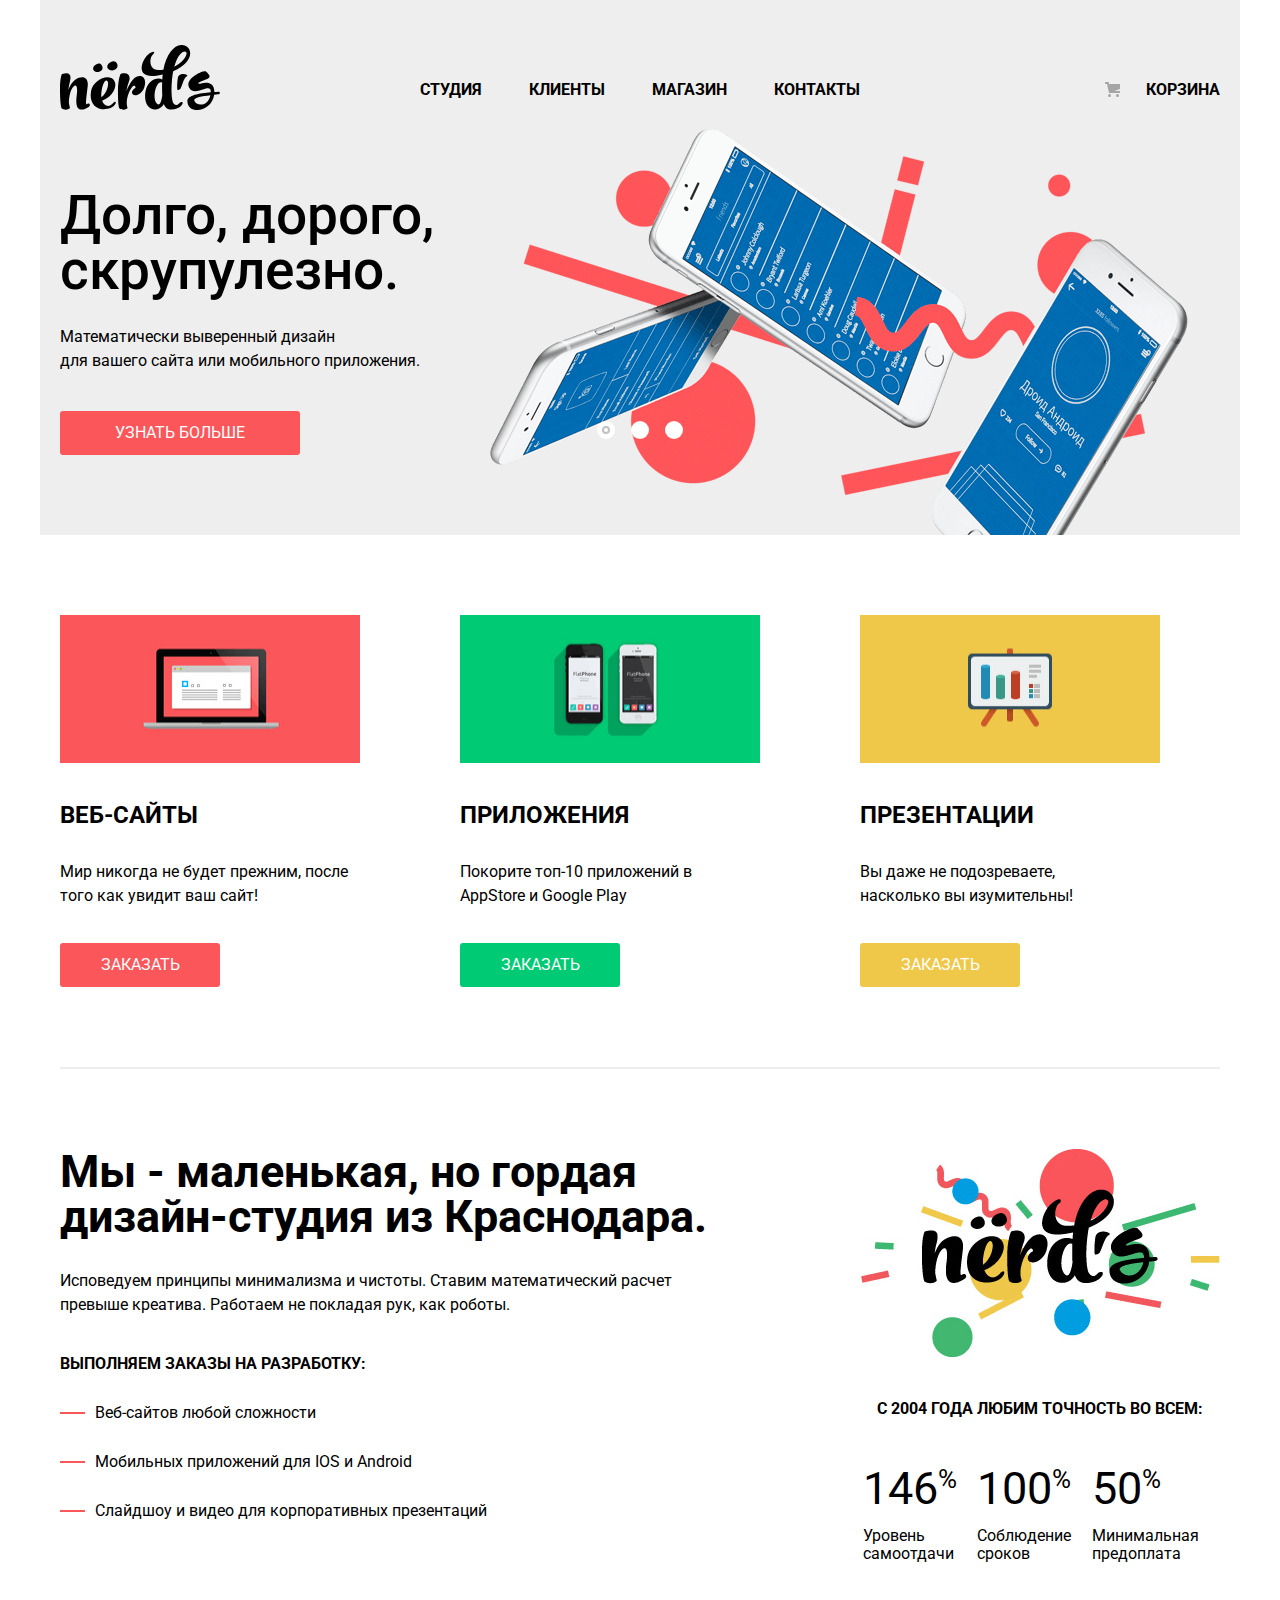
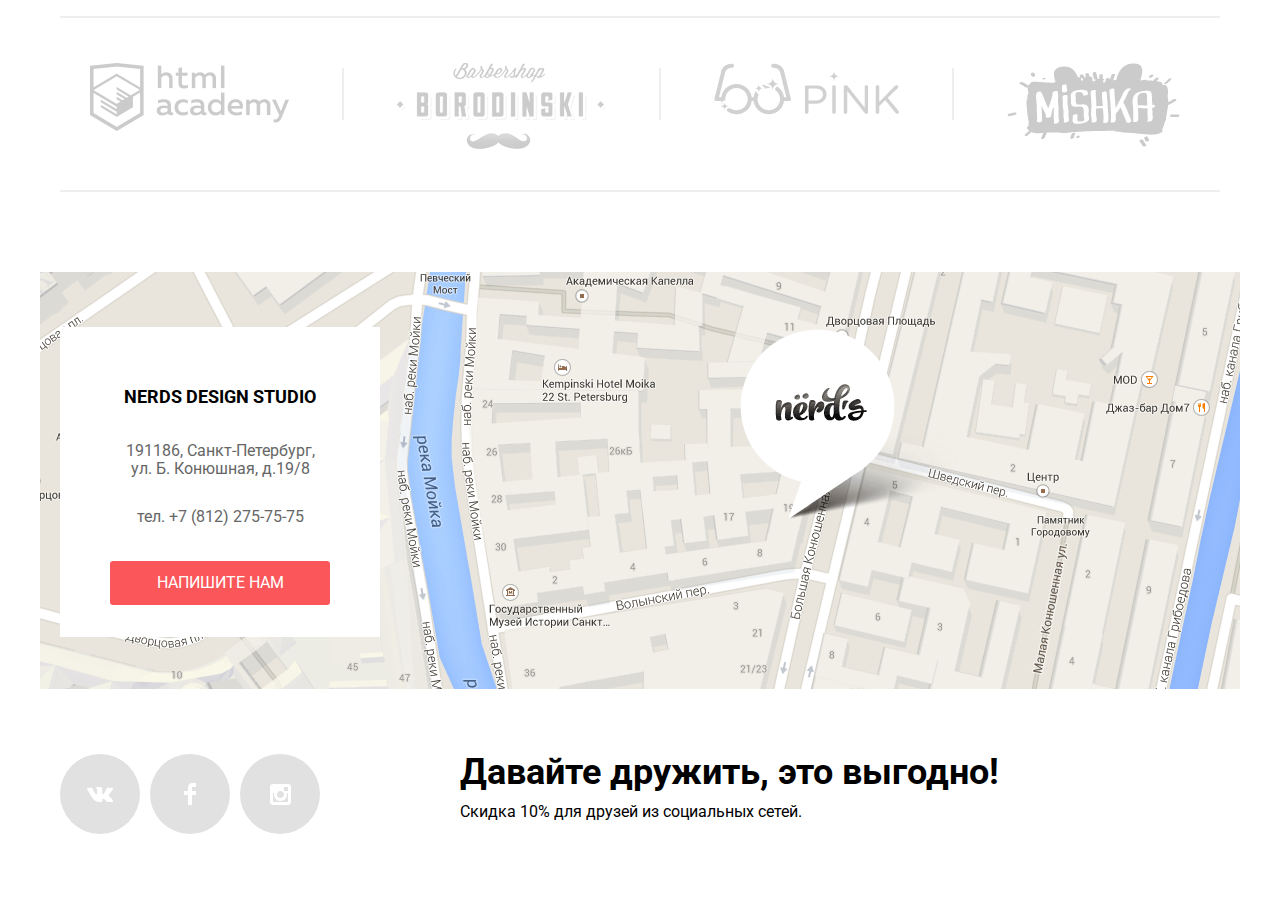
<file: index.html>
<!DOCTYPE html>
<html lang="ru">
  <head>
    <meta charset="utf-8">
    <title>HTML Academy: Нёрдс</title>
    <link href="https://fonts.googleapis.com/css?family=Roboto:400,500,700&amp;subset=cyrillic" rel="stylesheet">
    <link href="css/normalize.css" rel="stylesheet">
    <link href="css/style.css" rel="stylesheet">
  </head>
  <body>
  	<div class="site-wrapper">
		<header class="main-header">
			<nav class="main-navigation">
				<a class="main-header-logo" href="index.html">
					<img src="img/nerds-logo.svg" width="160" height="65" alt="Логотип nerds">
				</a>
				<ul class="site-navigation">
					<li>
						<a href="index.html">Студия</a>
					</li>
					<li>
						<a href="customers.html">Клиенты</a>
					</li>
					<li>
						<a href="catalog.html">Магазин</a>
					</li>
					<li>
						<a href="contacts.html">Контакты</a>
					</li>
					</ul>
					<ul class="basket">
						<li>
							<a class="basket-link" href="#">Корзина</a>
						</li>
					</ul>
			</nav>
		</header>

		<section class="slider">
			<div class="container">
				<h2 class="visually-hidden">Преимущества</h2>
				<div class="slider-controls">
					<i class="active"></i>
					<i></i>
					<i></i>
				</div>
	      		<ul class="slider-list">
					<li class="slider-item">
						<h3>Долго, дорого, скрупулезно.</h3>
						<p>Математически выверенный дизайн<br>
						для вашего сайта или мобильного приложения.
						</p>
						<a class="slider-item-button button" href="#">Узнать больше</a>
					</li>
					<li class="slider-item">
						<h3>Любим математику как никто другой</h3>
						<p>Никакого креатива, только математические формулы<br>для расчета идеальных пропорций.
						</p>
						<a class="slider-item-button button" href="#">Узнать больше</a>
					</li>
					<li class="slider-item">
						<h3>Только ночь, только хардкор</h3>
						<p>Работать днем, как все? Мы против этого.<br>Ближе к полуночи работа только начинается.
						</p>
						<a class="slider-item-button button" href="#">Узнать больше</a>
					</li>   
				</ul>
			</div>
		</section>

		<main>
			<div class="container">
				<section class="servises">
			   		<h2 class="visually-hidden">Услуги</h2>
			   		<ul class="servises-list">
			   			<li class="servise-item">
			   				<img src="img/illustration-1.png" width="300" height="148" alt="web-sites">
			   				<h3>Веб-сайты</h3>
			   				<p>
			   				Мир никогда не будет прежним, после того как увидит ваш сайт!
			   				</p>
			   				<a class="button-item-servise button-item-servise-1" href="order.html">Заказать</a>
			   			</li>
			   			
			   			<li class="servise-item">
			   				<img src="img/illustration-2.png" width="300" height="148" alt="applications">
			   				<h3>Приложения</h3>
			   				<p>
			   				Покорите топ-10 приложений в AppStore и Google Play
			   				</p>
			   				<a class="button-item-servise button-item-servise-2" href="order.html">Заказать	</a>
			   			</li>
			   			
			   			<li class="servise-item">
			   				<img src="img/illustration-3.png" width="300" height="148" alt="presentations">
			   				<h3>Презентации</h3>
			   				<p>
			   				Вы даже не подозреваете,<br>насколько вы изумительны!
			   				</p>
			   				<a class="button-item-servise button-item-servise-3" href="order.html">Заказать</a>
			   			</li>
			  	 	</ul>
				</section>
				<section class="about-us">
			   		<h2 class="visually-hidden">О нас</h2>
			   		<div class="about-us-list">
			   			<div class="about-us-item-1">
			   				<h3>Мы - маленькая, но гордая<br>
			   				дизайн-студия из Краснодара.</h3>
			   				<p>
			   				Исповедуем принципы минимализма и чистоты. Ставим математический расчет<br> превыше креатива. Работаем не покладая рук, как роботы.
			   				</p>
			   				<b>Выполняем заказы на разработку:</b>
			   				<ul class="custom-list-1">
			   					<li>
			   					Веб-сайтов любой сложности
			   					</li>
			   					<li>
			   					Мобильных приложений для IOS и Android
			   					</li>
			   					<li>
			   					Слайдшоу и видео для корпоративных презентаций
			   					</li>
			   				</ul>
			   			</div>
			   			<div class="about-us-item-2">
			   				<img src="img/nerds-illustration.png" width="360" height="208" alt="nerds">
			   				<b>С 2004 года любим точность во всем:</b>
			   				<table>
			   					<tr class="percent">
			   						<td>146<span>%</span></td>
			   						<td>100<span>%</span></td>
			   						<td>50<span>%</span></td>
			   					</tr>
			   					<tr class="feature">
			   						<td>Уровень<br>самоотдачи</td>
			   						<td>Соблюдение<br>сроков</td>
			   						<td>Минимальная<br>предоплата</td>
			   					</tr>
			   				</table>
			   			</div>
			   		</div>
				</section>
				<section class="customers">
					<h2 class="visually-hidden">Клиенты</h2>
			  		<ul class="customers-list">
			   			<li class="customers-item">
			   				<a href="htmlacademy.ru">
			   					<img src="img/customer-logo-1.png" width="199" height="68" alt="htmlacademy.ru">
			   				</a>
			   			</li>
			   			<div class="divider"></div>
			   			<li class="customers-item">
			   				<a href="borodinski.ru">
			   					<img src="img/customer-logo-2.png" width="209" height="90" alt="borodinski.ru">
			   				</a>
			   			</li>
			   			<div class="divider"></div>
			   			<li class="customers-item">
			   				<a href="pink.ru">
			   					<img src="img/customer-logo-3.png" width="185" height="52" alt="pink.ru">
			   				</a>
			   			</li>
			   			<div class="divider"></div>
			   			<li class="customers-item">
			   				<a href="mishka.ru">
			   					<img src="img/customer-logo-4.png" width="173" height="84" alt="mishka.ru">
			   				</a>
			   			</li>
			   		</ul>
				</section>
			</div>
			<section class="map">
				<div class="container">
					<h2 class="visually-hidden">Контакты</h2>
					<div class="contacts">
						<h2>Nerds design studio</h2>
	        			<p>191186, Санкт-Петербург,<br>
	        			ул. Б. Конюшная, д.19/8</p>
	        			<p>тел. +7 (812) 275-75-75</p>
	        			<a class="button-contacts" href="#">Напишите нам</a>
	        			<span class="visually-hidden">Офис компании по адресу ул. Б. Конюшная, д.19/8, Санкт-Петербург></span>
	        		</div>
	        	</div>
			</section>
		</main>

		<footer class="main-footer">
			<div class="container">
				<div class="footer-social">
					<ul>
						<li>
							<a class="social-button" href="#">
								<span class="visually-hidden">Вконтакте</span>
								<svg xmlns="http://www.w3.org/2000/svg" 
	 								width="26px" height="15px" viewBox="0 0 26 15" enable-background="new 0 0 26 15">
									<path fill="#FFFFFF" d="M16.138,11.51c0.956-0.309,2.18,2.04,3.483,2.939c0.978,0.681,1.727,0.534,1.727,0.534l3.473-0.05
									c0,0,1.815-0.112,0.957-1.554c-0.071-0.12-0.503-1.069-2.585-3.022c-2.177-2.043-1.882-1.712,0.739-5.244
									c1.597-2.153,2.236-3.468,2.036-4.028c-0.192-0.539-1.365-0.399-1.365-0.399L20.69,0.713c-0.381,0.001-0.704,0.119-0.851,0.515
									c-0.003,0.004-0.621,1.666-1.445,3.079c-1.741,2.989-2.436,3.148-2.724,2.961c-0.661-0.433-0.494-1.737-0.494-2.664
									c0-2.897,0.432-4.105-0.846-4.417c-0.427-0.104-0.739-0.172-1.828-0.182c-1.392-0.021-2.574,0-3.244,0.329
									c-0.445,0.223-0.786,0.712-0.579,0.74c0.26,0.035,0.843,0.16,1.155,0.586c0.401,0.552,0.389,1.789,0.389,1.789
									s0.229,3.411-0.54,3.834c-0.528,0.29-1.25-0.302-2.803-3.016C6.087,2.879,5.488,1.345,5.488,1.345S5.372,1.06,5.162,0.904
									C4.912,0.719,4.562,0.66,4.562,0.66L0.848,0.684c0,0-0.558,0.016-0.763,0.262C-0.097,1.164,0.07,1.614,0.07,1.614
									s2.909,6.881,6.203,10.347c3.02,3.182,6.452,2.971,6.452,2.971h1.555c0,0,0.469-0.054,0.709-0.312
									c0.224-0.24,0.214-0.691,0.214-0.691S15.172,11.82,16.138,11.51z">
									</path>
								</svg>
							</a>
						</li>
						<li>
							<a class="social-button" href="#">
								<span class="visually-hidden">Фейсбук</span>
								<svg xmlns="http://www.w3.org/2000/svg"
								 width="12px" height="22px" viewBox="0 0 12 22">
									<path fill="#FFFFFF" d="M12,4V0H8C5.791,0,4,1.791,4,4v4H0v4h4v10h4V12h4V8H8V4H12z"/>
								</svg>
							</a>
						</li>
						<li>
							<a class="social-button" href="#">
								<span class="visually-hidden">Инстаграм</span>
								<svg height="21" viewBox="0 0 21 21" width="21" xmlns="http://www.w3.org/2000/svg">
									<path d="m18 0h-15c-1.65 0-3 1.35-3 3v15c0 1.65 1.35 3 3 3h15c1.65 0 3-1.35 3-3v-15c0-1.65-1.35-3-3-3zm-7.5 7c1.93 0 3.5 1.57 3.5 3.5s-1.57 3.5-3.5 3.5-3.5-1.57-3.5-3.5 1.57-3.5 3.5-3.5zm7.5 11h-15v-9h1.181c-.114.482-.181.983-.181 1.5 0 3.59 2.91 6.5 6.5 6.5s6.5-2.91 6.5-6.5c0-.517-.066-1.018-.181-1.5h1.181zm0-11h-4v-4h4z" fill="#fff"/>
								</svg>
							</a>
						</li>
					</ul>
				</div>
				<div class="discount">
					<b>Давайте дружить, это выгодно!</b>
					<p>Скидка 10% для друзей из социальных сетей.</p>
	      		</div>
	      	</div>
	    </footer>
	</div>
  </body>
</html>
</file>
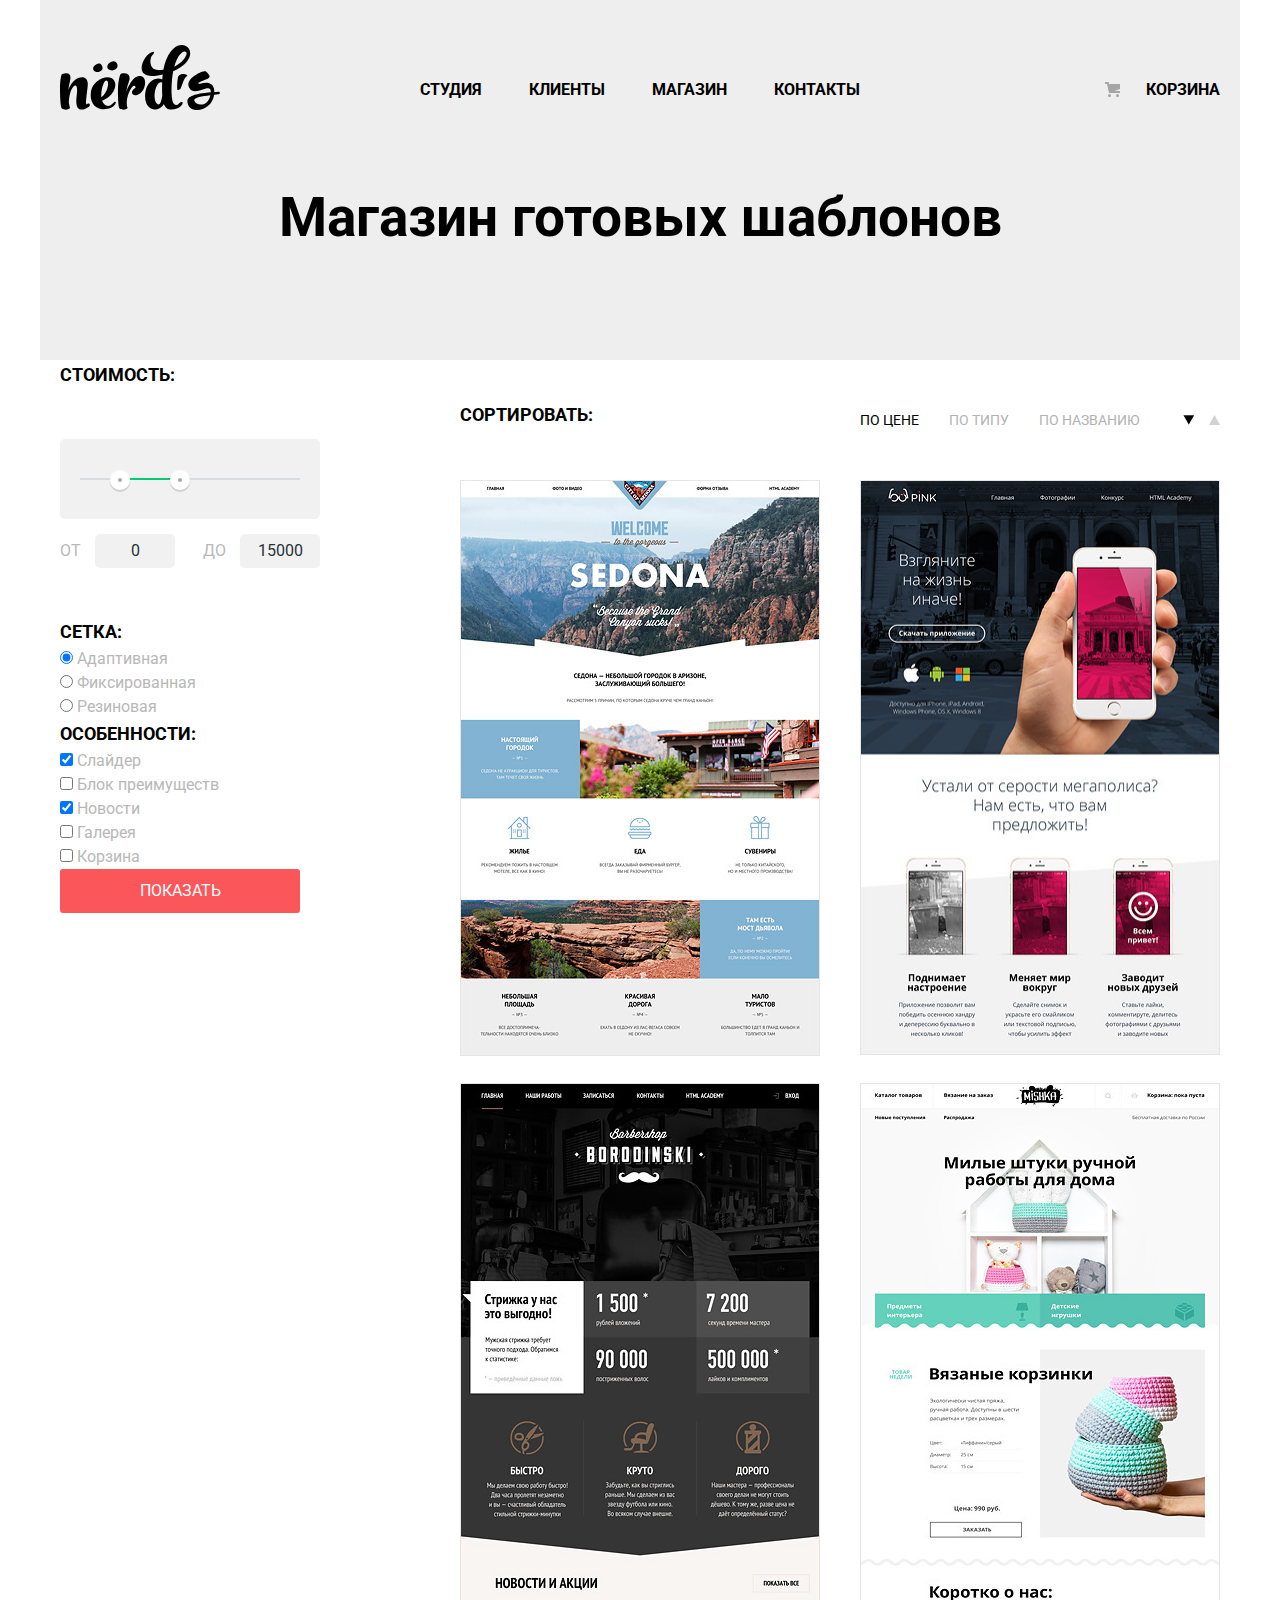
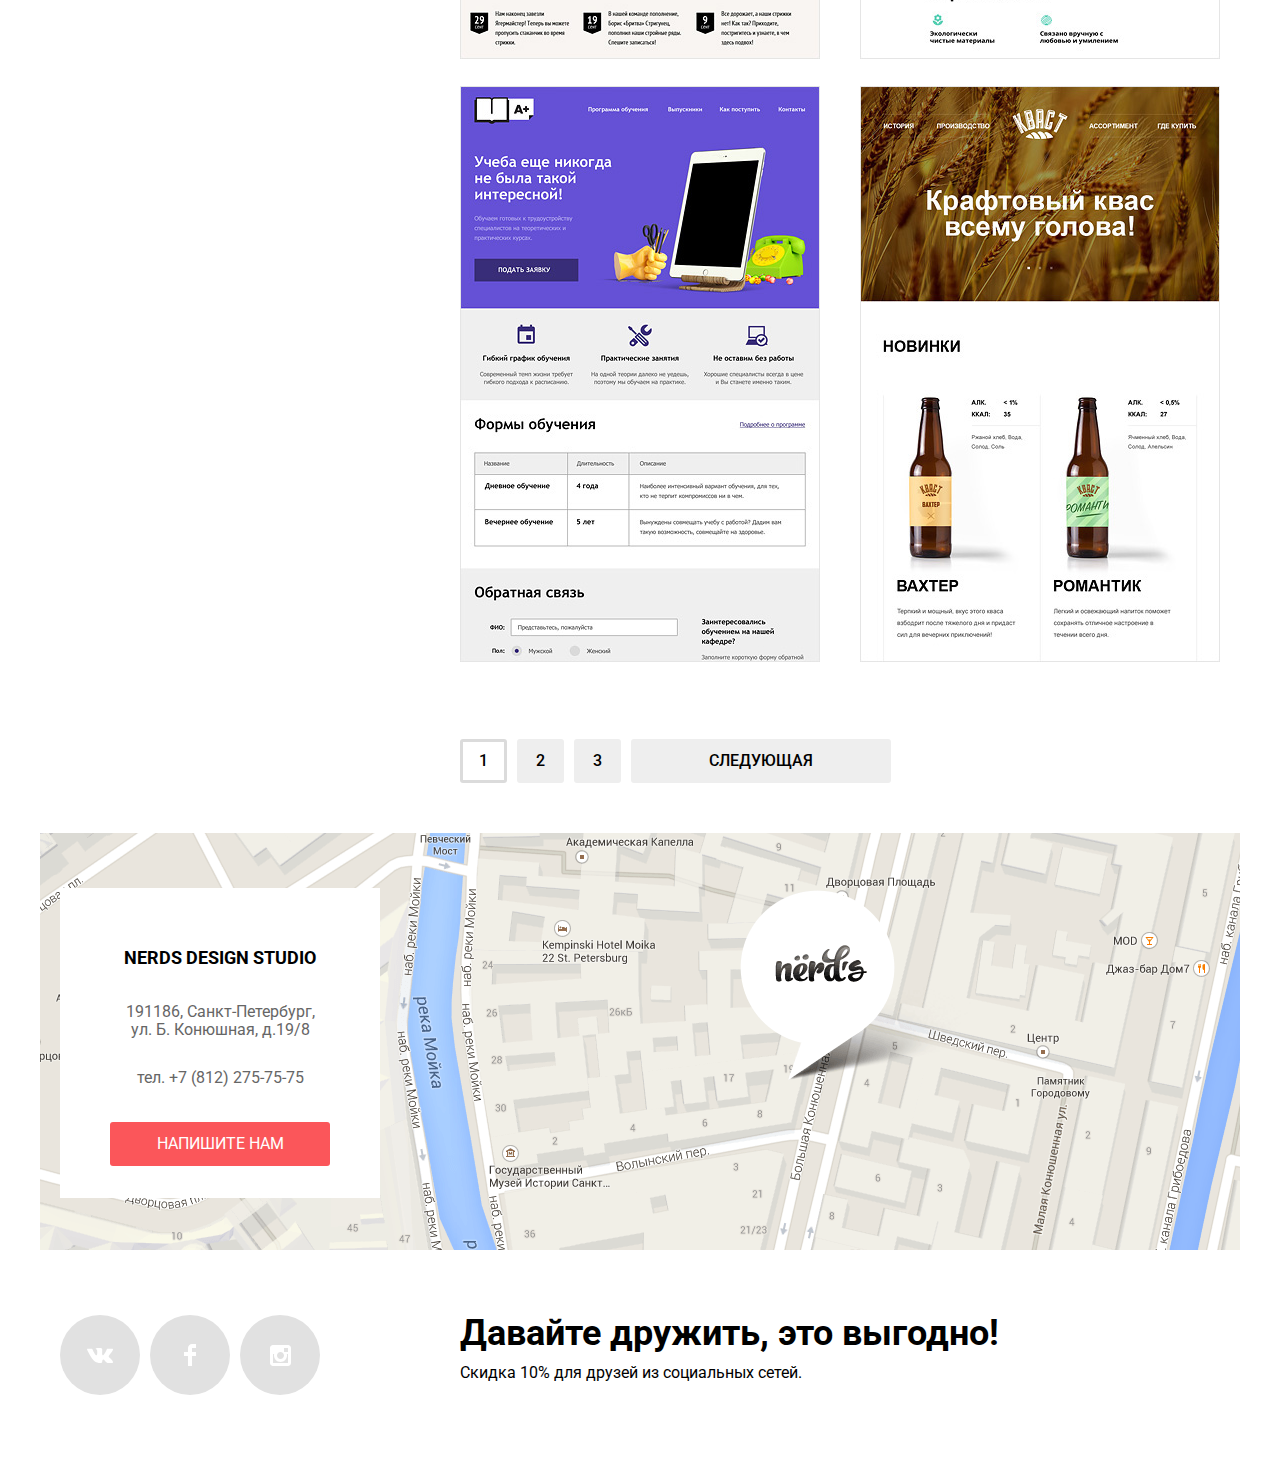
<file: catalog.html>
<!DOCTYPE html>
<html lang="ru">
  <head>
 	 <meta charset="utf-8">
    	<title>HTML Academy: Нёрдс</title>
   	 <link href="https://fonts.googleapis.com/css?family=Roboto:400,500,700&amp;subset=cyrillic" rel="stylesheet">
    	<link href="css/normalize.css" rel="stylesheet">
    	<link href="css/style.css" rel="stylesheet">
  </head>

  <body class="inner-page container">
		<div class="site-wrapper">
			<header class="main-header">
				<nav class="main-navigation">
					<a class="main-header-logo" href="index.html">
						<img src="img/nerds-logo.svg" width="160" height="65" alt="Логотип nerds">
					</a>
					<ul class="site-navigation">
						<li>
							<a href="index.html">Студия</a>
						</li>
						<li>
							<a href="customers.html">Клиенты</a>
						</li>
						<li>
							<a href="catalog.html">Магазин</a>
						</li>
						<li>
							<a href="contacts.html">Контакты</a>
						</li>
					</ul>
					<ul class="basket">
						<li>
							<a class="basket-link" href="#">Корзина</a>
						</li>
					</ul>
				</nav>
			</header>

			<main>
				<h1 class="page-title">Магазин готовых шаблонов</h1>
				<div class="container">
					<div class="portfolio-columns">
						<section class="filters">
							<h2 class="visually-hidden">Фильтр шаблонов</h2>
							<form method="get"
          						action="https://echo.htmlacademy.ru">
          						<fieldset class="filter-item">
          							<legend>Стоимость:</legend>
									<div class="range-filter">
										<div class="range-controls">
											<div class="scale">
              									<div class="bar" style="margin-left: 20%; width: 30%"></div>
            								</div>
            								<div class="toggle toggle-min"></div>
           									<div class="toggle toggle-max"></div>
          								</div>
          								<div class="price-controls">
          									<label class="min-price">от <input type="text" name="min-price" value="0"></label>
          									<label class="max-price">до <input type="text" name="max-price" value="15000"></label>
          								</div>
									</div>
								</fieldset>

								<fieldset>
									<legend>Сетка:</legend>
										<ul>
											<li>
												<input class="filter-input" type="radio" name="grid" value="adaptive" id="adaptive-filter" checked>
												<label for="adaptive-filter">Адаптивная</label>
											</li>
											<li>
												<input class="filter-input" type="radio" name="grid" value="fixed" id="fixed-filter" >
												<label for="fixed-filter">Фиксированная</label>
											</li>
											<li>
												<input class="filter-input" type="radio" name="grid" value="rubber" id="rubber-filter">
												<label for="rubber-filter">Резиновая</label>
											</li>
										</ul>
								</fieldset>
					
								<fieldset>
									<legend>Особенности:</legend>
										<ul>
											<li>
												<input class="filter-input" type="checkbox" name="features" value="slider" id="slider-filter" checked>
												<label for="slider-filter">Слайдер</label>
											</li>
											<li>
												<input class="filter-input" type="checkbox" name="features" value="advantage" id="advantage-filter">
												<label for="advantage-filter">Блок преимуществ</label>
											</li>
											<li>
												<input class="filter-input" type="checkbox" name="features" value="news" id="news-filter" checked>
												<label for="news-filter">Новости</label>
											</li>
											<li>
												<input class="filter-input" type="checkbox" name="features" value="gallery" id="gallery-filter">
												<label for="gallery-filter">Галерея</label>
											</li>
											<li>
												<input class="filter-input" type="checkbox" name="features" value="basket" id="basket-filter">
												<label for="basket-filter">Корзина</label>
											</li>
										</ul>
								</fieldset>	
								<button class="button">Показать</button>
							</form>
						</section>

						<section class="portfolio">
							<h2 class="visually-hidden">Список шаблонов</h2>
								<div class="sort-menu">
									<p>Сортировать:</p>
									<ul class="sort-by">
										<li class="sort-by-current">По цене</li>
										<li>
											<a href="#">По типу</a>
										</li>
										<li>
											<a href="#">По названию</a>
										</li>
									</ul>
									<ul class="sort-arrows">
										<li>
											<a href="#" class="sort-down">
												<svg xmlns="http://www.w3.org/2000/svg" width="11" height="10" viewBox="0 0 11 10">
												<image id="icon-down-dir" width="11" height="10" xlink:href="[data-uri]"/>
												</svg>
											</a>
										</li>
										<li>
											<a href="#" class="sort-up">
												<svg version="1.1" id="Layer_1" xmlns="http://www.w3.org/2000/svg" xmlns:xlink="http://www.w3.org/1999/xlink" x="0px" y="0px"
	 											width="11px" height="10px" viewBox="0 0 11 10" enable-background="new 0 0 11 10" xml:space="preserve">
												<polygon fill="#231F20" points="5.5,0 0,10 11,10 "/>
												</svg>
											</a>
										</li>
									</ul>	
								</div>
								<ul class="templates-list">
									<li class="template-item">
										<a href="template-item.html"><img src="img/template-sedona.jpg" width="360" height="576" alt="sedona"></a>
									</li>
									<li class="template-item">
										<a href="template-item.html"><img src="img/template-pink.jpg" width="360" height="575" alt="pink"></a>
									</li>
									<li class="template-item">
										<a href="template-item.html"><img src="img/template-barbershop.jpg" width="360" height="576" alt="barbershop"></a>
									</li>
									<li class="template-item">
										<a href="template-item.html"><img src="img/template-mishka.jpg" width="360" height="576" alt="mishka"></a>
									</li>
									<li class="template-item">
										<a href="template-item.html"><img src="img/template-aplus.jpg" width="360" height="576" alt="aplus"></a>
									</li>
									<li class="template-item">
										<a href="template-item.html"><img src="img/template-kvast.jpg" width="360" height="576" alt="kvast"></a>
									</li>
								</ul>
         						 <ul class="pagination-list">
           							 <li class="pagination-item pagination-item-current">
            							<a>1</a>
            						</li>
            						<li class="pagination-item">
            							<a href="#">2</a>
            						</li>
           							 <li class="pagination-item">
            							<a href="#">3</a>
           							 </li>
           							 <li class="pagination-item">
            							<a href="#">Следующая</a>
            						</li>
          						 </ul>
						</section>
					</div>		
				</div>
				<section class="map">
					<div class="container">
						<h2 class="visually-hidden">Контакты</h2>
						<div class="contacts">
							<h2>Nerds design studio</h2>
	        				<p>191186, Санкт-Петербург,<br>
	        				ул. Б. Конюшная, д.19/8</p>
	        				<p>тел. +7 (812) 275-75-75</p>
	        				<a class="button-contacts" href="#">Напишите нам</a>
	        				<span class="visually-hidden">Офис компании по адресу ул. Б. Конюшная, д.19/8, Санкт-Петербург></span>
	        			</div>
	        		</div>
				</section>
			</main>

			<footer class="main-footer">
				<div class="container">
					<div class="footer-social">
						<ul>
							<li>
								<a class="social-button" href="#">
									<span class="visually-hidden">Вконтакте</span>
									<svg xmlns="http://www.w3.org/2000/svg" 
	 								width="26px" height="15px" viewBox="0 0 26 15" enable-background="new 0 0 26 15">
									<path fill="#FFFFFF" d="M16.138,11.51c0.956-0.309,2.18,2.04,3.483,2.939c0.978,0.681,1.727,0.534,1.727,0.534l3.473-0.05
									c0,0,1.815-0.112,0.957-1.554c-0.071-0.12-0.503-1.069-2.585-3.022c-2.177-2.043-1.882-1.712,0.739-5.244
									c1.597-2.153,2.236-3.468,2.036-4.028c-0.192-0.539-1.365-0.399-1.365-0.399L20.69,0.713c-0.381,0.001-0.704,0.119-0.851,0.515
									c-0.003,0.004-0.621,1.666-1.445,3.079c-1.741,2.989-2.436,3.148-2.724,2.961c-0.661-0.433-0.494-1.737-0.494-2.664
									c0-2.897,0.432-4.105-0.846-4.417c-0.427-0.104-0.739-0.172-1.828-0.182c-1.392-0.021-2.574,0-3.244,0.329
									c-0.445,0.223-0.786,0.712-0.579,0.74c0.26,0.035,0.843,0.16,1.155,0.586c0.401,0.552,0.389,1.789,0.389,1.789
									s0.229,3.411-0.54,3.834c-0.528,0.29-1.25-0.302-2.803-3.016C6.087,2.879,5.488,1.345,5.488,1.345S5.372,1.06,5.162,0.904
									C4.912,0.719,4.562,0.66,4.562,0.66L0.848,0.684c0,0-0.558,0.016-0.763,0.262C-0.097,1.164,0.07,1.614,0.07,1.614
									s2.909,6.881,6.203,10.347c3.02,3.182,6.452,2.971,6.452,2.971h1.555c0,0,0.469-0.054,0.709-0.312
									c0.224-0.24,0.214-0.691,0.214-0.691S15.172,11.82,16.138,11.51z">
									</path>
									</svg>
								</a>
							</li>
							<li>
								<a class="social-button" href="#">
									<span class="visually-hidden">Фейсбук</span>
									<svg xmlns="http://www.w3.org/2000/svg"
									 width="12px" height="22px" viewBox="0 0 12 22">
									<path fill="#FFFFFF" d="M12,4V0H8C5.791,0,4,1.791,4,4v4H0v4h4v10h4V12h4V8H8V4H12z"/>
									</svg>
								</a>
							</li>
							<li>
								<a class="social-button" href="#">
									<span class="visually-hidden">Инстаграм</span>
									<svg height="21" viewBox="0 0 21 21" width="21" xmlns="http://www.w3.org/2000/svg">
									<path d="m18 0h-15c-1.65 0-3 1.35-3 3v15c0 1.65 1.35 3 3 3h15c1.65 0 3-1.35 3-3v-15c0-1.65-1.35-3-3-3zm-7.5 7c1.93 0 3.5 1.57 3.5 3.5s-1.57 3.5-3.5 3.5-3.5-1.57-3.5-3.5 1.57-3.5 3.5-3.5zm7.5 11h-15v-9h1.181c-.114.482-.181.983-.181 1.5 0 3.59 2.91 6.5 6.5 6.5s6.5-2.91 6.5-6.5c0-.517-.066-1.018-.181-1.5h1.181zm0-11h-4v-4h4z" fill="#fff"/>
									</svg>
								</a>
							</li>
						</ul>
					</div>
					<div class="discount">
						<b>Давайте дружить, это выгодно!</b>
						<p>Скидка 10% для друзей из социальных сетей.</p>
	      			</div>
	      		</div>
	    	</footer>
		</div>
  </body>
</html>
</file>
<file: css/style.css>
body {
	margin: 0;
  	padding: 0;
  	min-width: 1200px;

  	font-family: Roboto, Arial, sans-serif;
  	font-size: 16px;
  	line-height: 24px;
  	font-weight: 400;
  	color: #000000;
}

a {
  	text-decoration: none;
}

.site-wrapper {
	/* центровщик для всего сайта */
	width: 1200px;
	margin-left: auto;
	margin-right: auto;
}

.visually-hidden {
  	position: absolute;
  	width: 1px;
  	height: 1px;
  	clip: rect(0, 0, 0, 0);
}

.main-header {
  background-color: #eeeeee;
}

.main-header-logo {
	width: 160px;
	height: 65px;
	margin-right: 200px;
	margin-top: 45px;
}

.main-navigation {
	display: flex;
	color: #000000;
	font-size: 16px;
	line-height: 30px;
	margin-left: 20px;
	margin-right: 20px;
}

.main-navigation a:hover {
	opacity: 0.8;
}

.main-navigation a:active {
	opacity: 0.3;
}

.site-navigation {
	margin: 0;
	padding: 0;
	display: flex;
	flex-wrap: wrap;
	justify-content: space-between;
	min-width: 440px;
	margin-top: 75px;
	list-style: none;
}

.site-navigation a,
.basket a {
	color: #000000;
	text-transform: uppercase;
	font-weight: bold;
}

.site-navigation a:hover,
.basket a:hover {
	color: #fb565a;
}

.site-navigation a:active,
.basket a:active {
	color: #a6a6a6;
}

.basket {
	margin: 0;
	padding: 0;
	display: flex;
	list-style: none;
	margin-top: 75px;
	margin-left: auto;
}

.basket .basket-link {
	padding-left: 41px;
	position: relative;
}

.basket-link::before {
	content: "";

	position: absolute;
	top: 2px;
	left: 0px;

	width: 15px;
	height: 15px;

	background-image: url("../img/cart-icon.svg");
	background-repeat: no-repeat;
	background-position: 0 0;
	opacity: 0.3;
}

.basket-link:hover::before {
  	opacity: 0;
}

.basket-link:active::before {
  	opacity: 0.3;
}

.slider {
  	position: relative;
  	margin-bottom: 80px;

  	background-color: #eeeeee;
}

.container {
	margin-right: 20px;
	margin-left: 20px;
}

.slider-list {
 	margin: 0;
  	padding: 0;
  
  	list-style: none;
}

.slider-item h3 {
	max-width: 600px;
  	margin: 0;
  	margin-bottom: 27px;

  	font-size: 55px;
  	line-height: 55px;
  	font-weight: 500;
}

.slider-item p {
  	max-width: 430px;
  	margin: 0;
  	margin-bottom: 38px;
}

.slider-item {
  	display: none;
  	padding: 78px 0 80px 0;
}

.slider-item:nth-child(1) {
  	display: block;
}

.slider-item:nth-child(1) {
	background-image: url("../img/slide1.png");
	background-repeat: no-repeat;
  	background-position: 93% 18px;
}

.slider-item:nth-child(2) {
  	background-image: url("../img/slide2.png");
  	background-repeat: no-repeat;
  	background-position: 100% 0;
}

.slider-item:nth-child(3) {
  	background-image: url("../img/slide3.png");
  	background-repeat: no-repeat;
  	background-position: 100% 20px;
}

.slider-controls {
	position: absolute;
	left: 50%;
	bottom: 104px;
	z-index: 100;

	width: 160px;
	height: 18px;

	text-align: center;
	font-size: 0;
	transform: translateX(-50%);
}

.slider-controls i {
	position: relative;

  	display: inline-block;
  	width: 18px;
  	height: 18px;
  	padding: 8px;

  	border-radius: 50%;
  	cursor: pointer;
}

.slider-controls i::after {
  	content: "";
  
  	width: 18px;
  	height: 18px;

  	position: absolute;
  	top: 8px;
  	left: 8px;
 	z-index: 1;

 	border-radius: 50%;
  
  	background: #ffffff;
}

.slider-controls .active::before {
	content: "";

	position: absolute;
  	left: 50%;
  	top: 50%;
 	z-index: 2;
  
  	width: 4px;
  	height: 4px;
  	margin: -4px;
  
  	background-color: inherit;
  	border: 2px solid #c1c1c1;
  	border-radius: 50%;
}

.button {
	display: block;
	width: 240px;
	padding: 13px 0;

	font-size: 16px;
	line-height: 18px;
	color: #ffffff;
	text-transform: uppercase;
	text-align: center;

	background-color: #fb565a;
  	border-radius: 3px;
  	border: none;
}

.button:hover {
	background-color: #e74246;
}

.button:active {
	color: #e37376;
	background-color: #e74246;
}

/*----------main----------*/

.servises {
	padding-bottom: 80px;
	border-bottom: 2px solid #eeeeee;
}

.servises-list {
	display: flex;
	margin: 0;
  	padding: 0;
	list-style: none;
}

.servises-list h3 {
	text-transform: uppercase;
	font-size: 24px;
	line-height: 30px;
}

.servise-item {
	margin-right: 100px;
}

.servise-item img {
	margin-bottom: 30px;
}

.servise-item h3, p {
	margin: 0;
  	padding: 0;
}

.servise-item h3 {
	margin-bottom: 30px;
}

.servise-item p {
	margin-bottom: 35px;
}

.button-item-servise {
	display: block;
	width: 160px;
	padding: 13px 0;

	font-size: 16px;
	line-height: 18px;
	color: #ffffff;
	text-transform: uppercase;
	text-align: center;
	border-radius: 3px;
}

.button-item-servise-1 {
	background-color: #fb565a;
}

.button-item-servise-1:hover {
	background-color: #e74246;
}

.button-item-servise-1:active {
	color: #e37376;
	background-color: #d7373b;
}

.button-item-servise-2 {
	background-color: #00ca74;
}

.button-item-servise-2:hover {
	background-color: #00bc6c;
}

.button-item-servise-2:active {
	color: #4dc491;
	background-color: #00aa62;
}

.button-item-servise-3 {
	background-color: #efc84a;
}

.button-item-servise-3:hover {
	background-color: #eab534;
}

.button-item-servise-3:active {
	color: #edc265;
	background-color: #eab534;
}

.servise-item:last-child {
	margin-right: 60px;
}

.about-us {
	margin-top: 80px;
	padding-bottom: 50px;
	border-bottom: 2px solid #eeeeee;
}

.about-us-list {
	display: flex;
	margin: 0;
  	padding: 0;

	justify-content: space-between;
}

.about-us-item-1 h3, p, b {
	margin: 0;
  	padding: 0;
}

.about-us-item-1 h3 {
	font-size: 45px;
	line-height: 45px;
	margin-bottom: 30px;
}

.about-us-item-1 b {
	margin: 0;
	display: block;
	text-transform: uppercase;
	margin-top: 35px;
}

.custom-list-1 {
	margin-top: 25px;
	padding: 0;

	list-style: none;
}

.custom-list-1 li {
	position: relative;
	padding-left: 35px;
	margin-bottom: 25px;
}

.custom-list-1 li::before {
	content: "";

	position: absolute;
	top: 11px;
	left: 0px;

	width: 25px;
	height: 2px;

	background-color: #fb565a;
}

.about-us-item-2 {
	display: flex;
	flex-direction: column;
}

.about-us-item-2 img {
	margin-bottom: 40px;
}

.about-us-item-2 b {
	text-transform: uppercase;
	text-align: center;
	margin-bottom: 50px;
}

.percent {
	font-size: 45px;
	line-height: 10px;
}

.percent td {
	padding-bottom: 30px;
}

.percent span {
	vertical-align: super;
	font-size: 26px;
}

.feature {
	font-size: 16px;
	line-height: 18px;
}

.customers {
	border-bottom: 2px solid #eeeeee;
	margin-bottom: 80px;
}

.customers-list {
	display: flex;
	margin: 0;
  	padding: 0;
	flex-wrap: wrap;
  	justify-content: space-between;
	list-style: none;
}

.customers-item {
	padding-top: 45px;
	padding-bottom: 30px;
	opacity: 0.2;
}

.customers-item:hover{
	opacity: 1;
}

.customers-item:active {
	opacity: 0.1;
}

.customers-item:first-child {
	margin-left: 30px;
}

.customers-item:last-child {
	margin-right: 40px;
} 

.divider {
	width: 2px;
	height: 52px;
	background: #eeeeee;
	margin-top: 50px;
}

/*----------footer----------*/

.map {
	width: 1200px;
	height: 417px;
	background-image: url("../img/contacts.png");
	background-repeat: no-repeat;
	background-position: 50%;
}

.contacts {
	display: inline-block;
	width: 320px;
	height: 310px;
	background: white;
	margin-top: 55px;
	text-align: center;
}

.contacts img {
	width: 100%;
	max-width: 100%;
	height: auto;
}

.contacts h2, p {
	margin: 0;
	padding: 0;
}

.contacts h2 {
	margin-top: 55px;
	text-transform: uppercase;
	font-size: 18px;
	line-height: 30px;
}

.contacts p {
	font-size: 16px;
	line-height: 18px;
	margin-top: 30px;
	color: #666666;
}

.button-contacts {
	display: block;
	width: 220px;
	padding: 13px 0;
	
	margin-top: 35px;
	margin-left: 50px;
	font-size: 16px;
	line-height: 18px;
	color: #ffffff;
	text-transform: uppercase;
	text-align: center;
	border-radius: 3px;
	background: #fb565a;
}

.button-contacts:hover {
	background-color: #e74246;
}

.button-contacts:active {
	color: #e37376;
	background-color: #e74246;
}

.social-button {
	display: flex;
	align-items: center;
 	justify-content: center;
	width: 80px;
	height: 80px;
	background-color: #000000;
	border-radius: 50%;
	background-color: #e1e1e1;
}

.social-button:hover {
	background-color: #e74246;
}

.social-button:active {
	background-color: #d7373b;
}

.social-button:active path {
	fill: #e37376;
}

.footer-social ul {
	margin: 0;
	padding: 0;
	display: flex;
	flex-wrap: wrap;
	justify-content: space-between;
	width: 260px;
	margin-right: 140px;

	list-style: none;
}

.main-footer .container {
	display: flex;
	margin-top: 65px;
	margin-bottom: 65px;
}

.main-footer b {
	font-size: 36px;
	line-height: 36px;
}

.discount b, p {
	margin: 0;
	padding: 0;

	display: block;

	margin-bottom: 10px;
}

/* ----- внутренняя страница ----- */

.page-title {
	margin: 0;
  	padding: 0;
  	padding-top: 80px;
  	padding-bottom: 115px;
  	text-align: center;

	font-size: 55px;
	line-height: 55px;
	background-color: #eeeeee;
}

.filters fieldset {
	margin: 0;
  	padding: 0;

	border: none;
} 

.filters legend {
	font-size: 18px;
	line-height: 30px;
	font-weight: bold;
	text-transform: uppercase;
}

.filters ul {
	margin: 0;
  	padding: 0;

	list-style: none;
}

.range-filter {
	width: 260px;
	margin-top: 49px;
	margin-bottom: 49px;
}

.range-controls {
	position: relative;

 	height: 41px;
  	margin-bottom: 15px; 
  	padding-top: 39px;
  	padding-right: 20px;
  	padding-left: 20px;

  	background-color: #f1f1f1;
  
  	border-radius: 5px;
}

.range-controls .scale {
  	height: 2px;

  	background: #d7dcde;
}

.range-controls .bar {
  	width: 70%;
  	height: 2px;

  	background: #00ca74;
}

.range-controls .toggle {
	position: absolute;
  	top: 31px;
  	left: 0;
  	width: 4px;
  	height: 4px;
  	padding: 0;

  	border: 8px solid #ffffff;
  	background-color: #ababab;
  	box-shadow: 0 2px 1px 0 #cfcfcf;
  	border-radius: 50%;
  	cursor: pointer;
}

.range-controls .toggle-min {
  	left: 18px;
}

.range-controls .toggle-max {
  	left: 160px;
}

.price-controls label {
  	display: inline-block;
  	width: 50%;

  	font-size: 16px;
  	text-transform: uppercase;
}

.range-controls .toggle-min {
  	left: 50px;
}

.range-controls .toggle-max {
  	left: 110px;
}

.price-controls {
  	font-size: 0;
}

.price-controls input {
	width: 60px;
  	padding: 8px 10px;
  	margin-left: 10px;

  	font-family: Roboto, Arial, sans-serif;
  	font-size: 16px;
  	text-align: center;
  	color: #283136;

  	border: none;
  	border-radius: 5px;
  	background: #f1f1f1;
}

.max-price {
  	text-align: right;
}

label {
	font-size: 16px;
	line-height: 20px;
	font-weight: 400;
	color: #b8b8b8;
}

.filter-input:hover + label {
	color: #000000;
}

.filter-input:disabled + label {
  	color: #ededed;

  	opacity: 0.5;
}

.portfolio p {
	font-size: 18px;
	line-height: 30px;
	font-weight: bold;
	text-transform: uppercase;
}

.sort-menu {
	display: flex;
	align-items: center;
	padding-bottom: 40px;
	padding-top: 40px;
}

.sort-by {
	width: 280px;
	font-size: 14px;
	display: flex;
	margin: 0;
  	padding: 0;
	list-style: none;
	margin-left: 267px;
	justify-content: space-between;
	
	/*border: 2px solid pink;*/
}

.sort-by a {
	color: #b2b2b2;
}
.sort-by a:hover {
	color: #666666;
}

.sort-by li {
	text-transform: uppercase;
}

.sort-arrows {
	display: flex;
	margin: 0;
  	padding: 0;
  	margin-left: auto;

	list-style: none;
}

.sort-arrows a {
	color: #000000;
}

.sort-arrows li:last-child {
	margin-left: 15px;
	opacity: 0.2;
}

.templates-list {
	padding: 0;
  	margin: 0;
	display: flex;
	flex-wrap: wrap;
	list-style: none;
	justify-content: space-between;
	margin-bottom: 50px;
}

.template-item:hover {
	box-shadow: 0 0 10px rgba(0, 0, 0, 0.2);
}

.pagination-list {
	display: flex;
	flex-wrap: wrap;
	margin: 0;
  	padding: 0;
  	list-style: none;
  	margin-bottom: 50px;
}

.pagination-list li:last-child {
  	width: 260px;
  	text-align: center;
}

.pagination-item {
	margin-right: 10px;
}

.pagination-item a {
	display: block;
	padding: 10px 19px;
	color: #000000;
	background-color: #eeeeee;
	text-transform: uppercase;
	font-weight: 500;
	border-radius: 3px;
}

.pagination-item a:hover {
	color: #000000;
	background-color: #dfdfdf;
}

.pagination-item-current a {
	color: #000000;
	padding: 7px 16px;
	background-color: #ffffff;
	border: 3px solid #dbdbdb;
}

.pagination-item-current a:hover {
	color: #000000;
	background-color: #ffffff;
}

/* ----- Внутренняя страница ----- */

.portfolio-columns {
	display: flex;
}

.filters {
	width: 260px;
	/*width: 22%;*/
	/*border: 2px solid pink;*/
}

.portfolio-columns {
	/*border: 2px solid pink;*/
}
.portfolio {
	display: flex;
	flex-direction: column;
	width: 760px;
	margin-left: 140px;
	/*width: 78%;*/
	/*border: 2px solid pink;*/
}

.template-item {
	margin-bottom: 20px;
}
</file>
